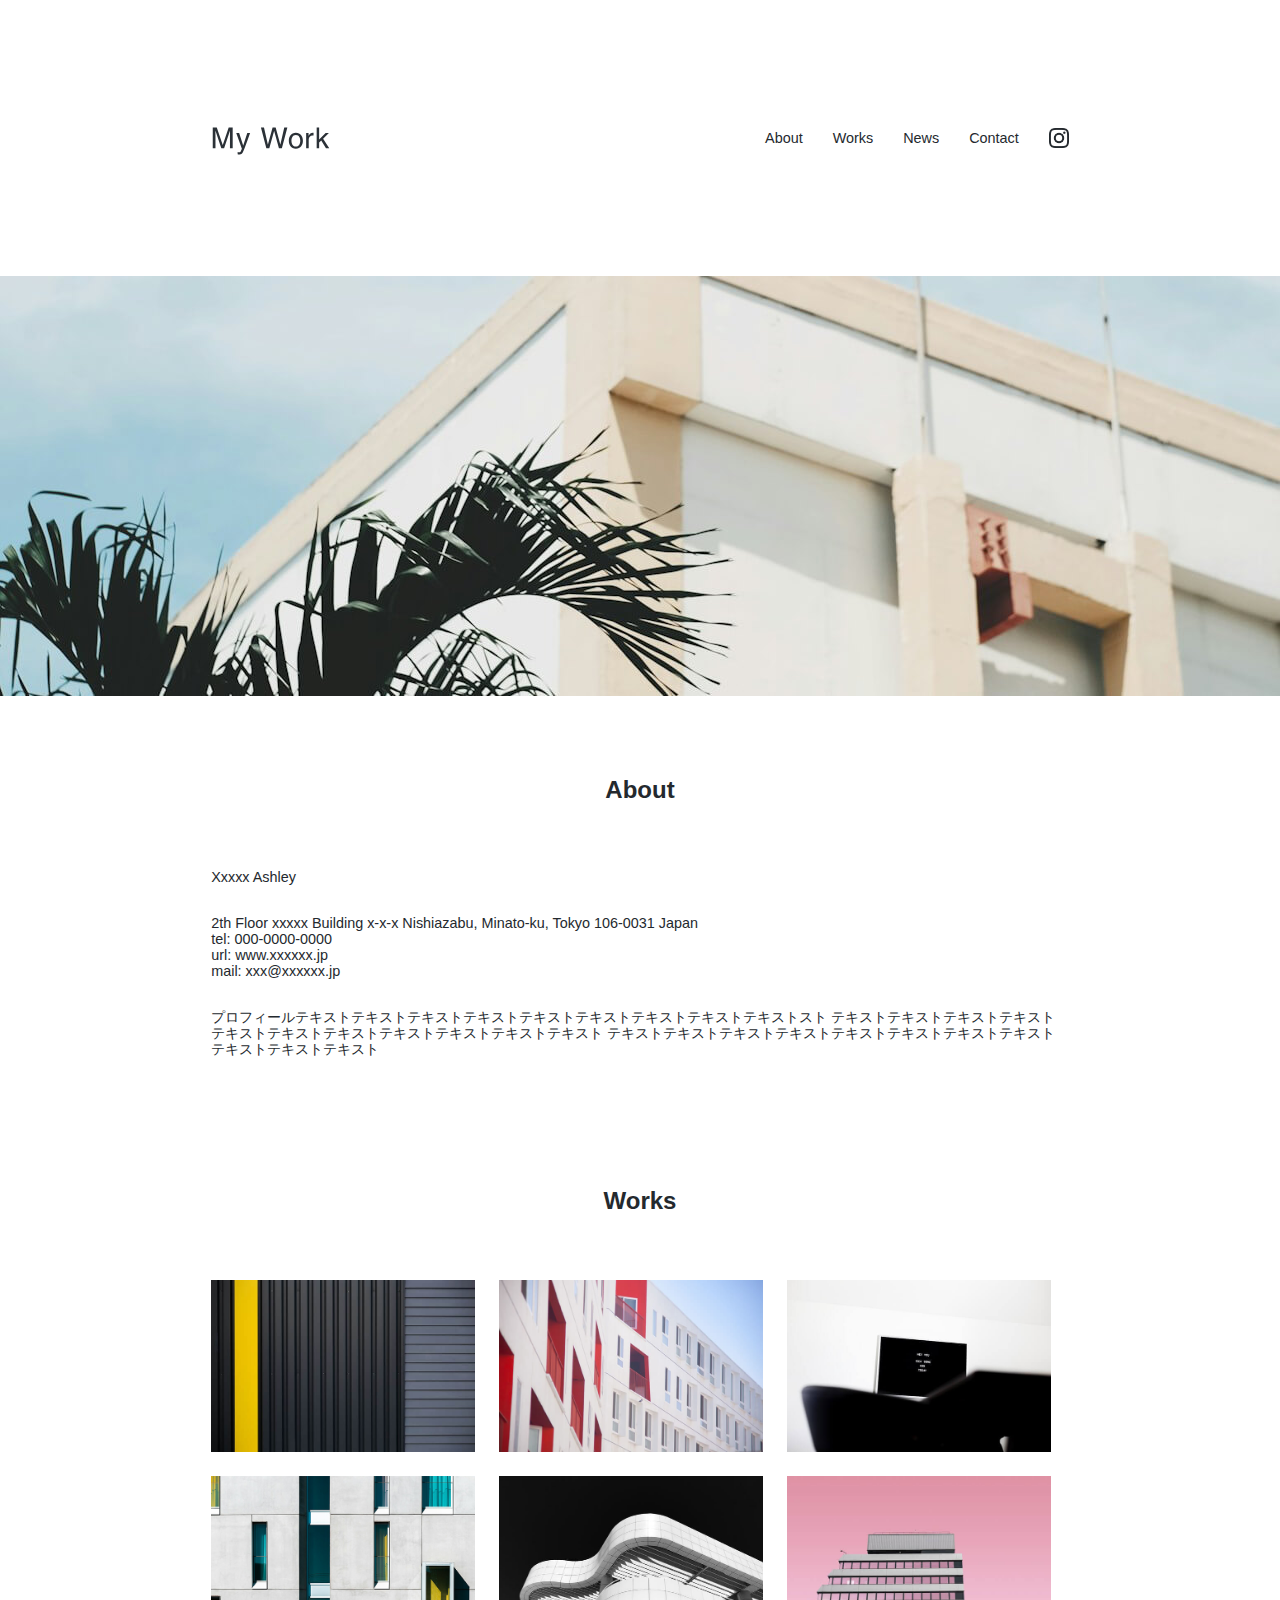
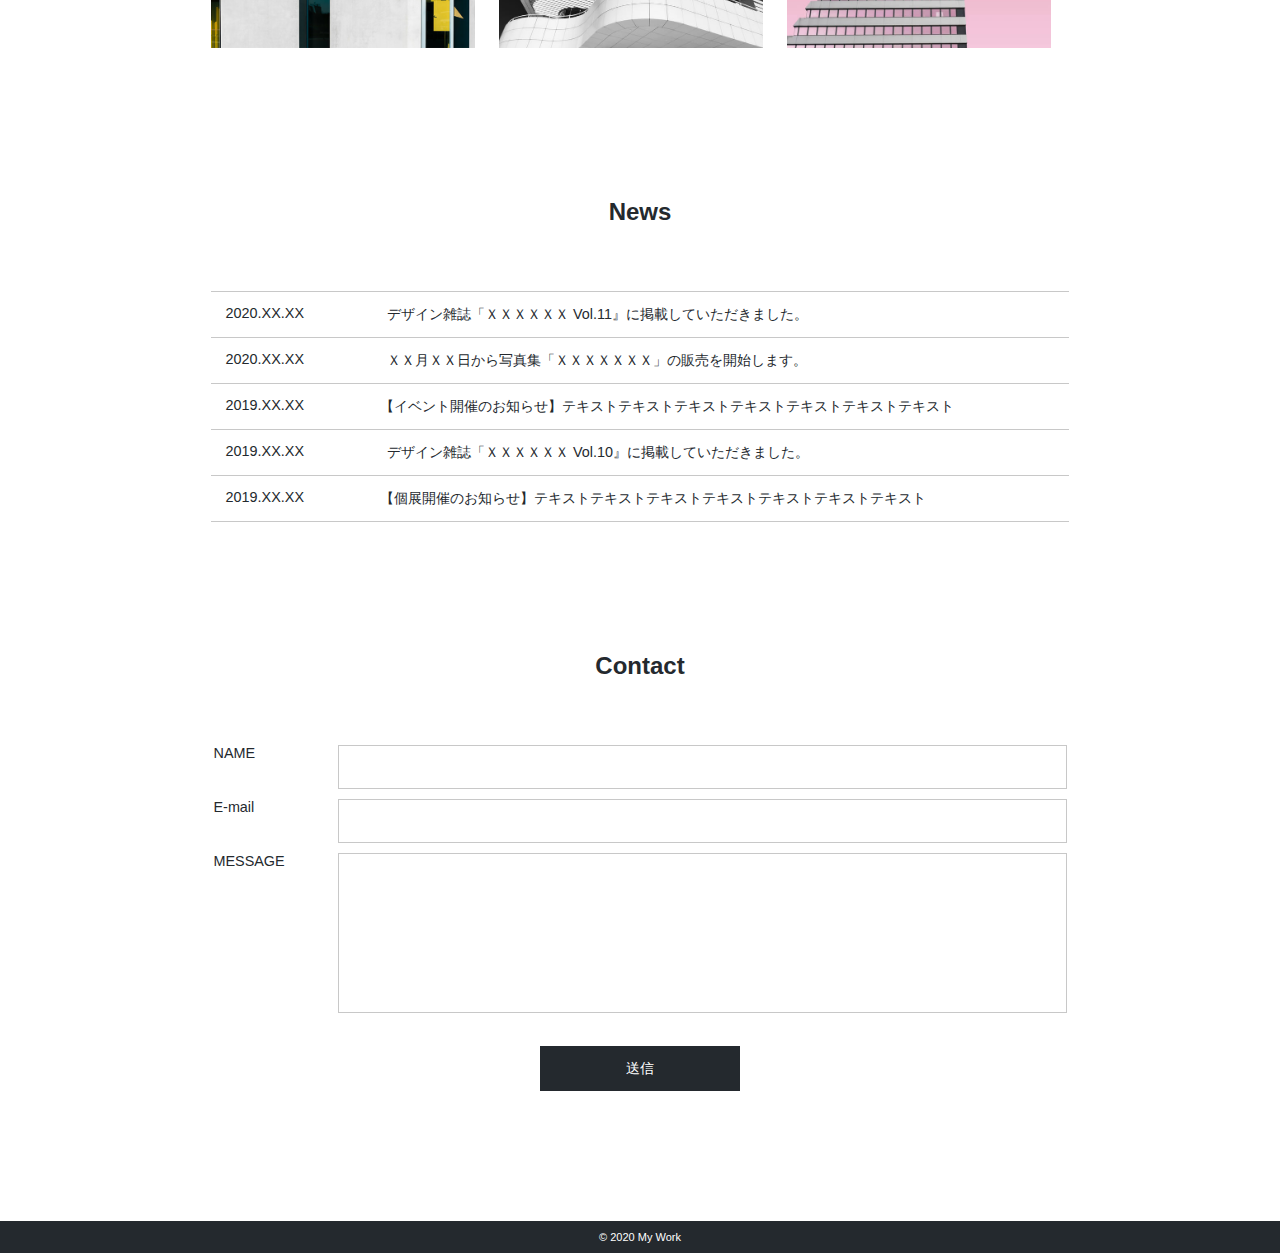
<file: MyWork/index.html>
<!DOCTYPE html>
<html lang="ja">
    <head>
        <meta name="viewport" content="width=device-width, initial-scale=1.0">
        <title>My Work</title>
        <meta name="description" content="写真のポートフォリオサイトです。">
        <meta charset="UTF-8">
        <link rel="stylesheet" href="css/ress.min.css">
        <link rel="stylesheet" href="css/style.css">
        <link rel="icon" href="image/favicon.ico">
    </head>

    <body>
        <div class="container">

        <!-- ヘッダー -->
        <header class="header">
            <h1 class="header__title"><a href="#"><img src="image/logo.svg" alt="MyWorks" class="header__logo"></a></h1>
            <nav class="menu">
                <ul class="menu__list">
                    <li class="menu__list-item"><a href="#about">About</a></li>
                    <li class="menu__list-item"><a href="#works">Works</a></li>
                    <li class="menu__list-item"><a href="#news">News</a></li>
                    <li class="menu__list-item"><a href="#contact">Contact</a></li>
                    <li class="menu__list-item instagram"><a href="https://www.instagram.com/"><img src="image/icon-instagram.png" alt="instagram"></a></li>
                </ul>
            </nav>
        </header>

        <div class="main-visual">
            <img src="image/mainvisual-pc.jpg" alt="メインビジュアル" class="main-visual__image sp-hidden">
            <img src="image/mainvisual-sp.jpg" alt="メインビジュアル" class="main-visual__image pc-hidden">
        </div>

        <main>

            <!-- About -->
            <section id="about" class="section about">
                <h2 class="section__title">About</h2>
                <div class="about__inner">
                    <p class="about__inner__text">Xxxxx Ashley</p>
                    <p class="about__inner__text">
                        2th Floor xxxxx Building x-x-x Nishiazabu, Minato-ku, Tokyo 106-0031 Japan<br>
                        tel: 000-0000-0000<br>
                        url: www.xxxxxx.jp<br>
                        mail: xxx@xxxxxx.jp<br>
                    </p>
                    <p class="about__inner__text">
                        プロフィールテキストテキストテキストテキストテキストテキストテキストテキストテキストスト テキストテキストテキストテキストテキストテキストテキストテキストテキストテキストテキスト テキストテキストテキストテキストテキストテキストテキストテキストテキストテキストテキスト
                    </p>
                </div>
            </section>

            <!-- Works -->
            <section id="works" class="section works">
                <h2 class="section__title">Works</h2>
                <div class="works__inner">
                    <div class="works__inner__photo"><img src="image/works1.jpg" alt="works1"></div>
                    <div class="works__inner__photo"><img src="image/works2.jpg" alt="works2"></div>
                    <div class="works__inner__photo"><img src="image/works3.jpg" alt="works3"></div>
                    <div class="works__inner__photo"><img src="image/works4.jpg" alt="works4"></div>
                    <div class="works__inner__photo"><img src="image/works5.jpg" alt="works5"></div>
                    <div class="works__inner__photo"><img src="image/works6.jpg" alt="works6"></div>
                </div>
            </section>

            <!-- News -->
            <section id="news" class="section news">
                <h2 class="section__title">News</h2>
                <div class="news__inner">
                    <ul class="news__list">
                        <li class="news__list-item">
                            <div class="news__list-item__date">2020.XX.XX</div>
                            <div class="news__list-item__text">デザイン雑誌「ＸＸＸＸＸＸ Vol.11』に掲載していただきました。</div>
                        </li>
                        <li class="news__list-item">
                            <div class="news__list-item__date">2020.XX.XX</div>
                            <div class="news__list-item__text">ＸＸ月ＸＸ日から写真集「ＸＸＸＸＸＸＸ」の販売を開始します。</div>
                        </li>
                        <li class="news__list-item">
                            <div class="news__list-item__date">2019.XX.XX</div>
                            <div class="news__list-item__text indent-left">【イベント開催のお知らせ】テキストテキストテキストテキストテキストテキストテキスト</div>
                        </li>
                        <li class="news__list-item">
                            <div class="news__list-item__date">2019.XX.XX</div>
                            <div class="news__list-item__text">デザイン雑誌「ＸＸＸＸＸＸ Vol.10』に掲載していただきました。</div>
                        </li>
                        <li class="news__list-item">
                            <div class="news__list-item__date">2019.XX.XX</div>
                            <div class="news__list-item__text indent-left">【個展開催のお知らせ】テキストテキストテキストテキストテキストテキストテキスト</div>
                        </li>
                    </ul>
                </div>
            </section>

            <!-- Contact -->
            <section id="contact" class="section contact">
                <h2 class="section__title">Contact</h2>
                <div class="contact__inner">
                    <form class="contact__form">
                        <label for="name"  class="contact__form__label">NAME</label><br class="pc-hidden">
                        <input type="text" name="name"  id="name" class="contact__form__text">
                        <label for="email" class="contact__form__label">E-mail</label><br class="pc-hidden">
                        <input type="email" name="email"  id="email" class="contact__form__text">
                        <label for="message" class="contact__form__label">MESSAGE</label><br class="pc-hidden">
                        <textarea name="message" id="message"  class="contact__form__textarea"></textarea>
                        <button type="submit"  class="contact__form__submit">送信</button>
                    </form>
                </div>
            </section>

        </main>

        <footer class="footer">
            <div class="footer__content">&copy; 2020 My Work</div>
        </footer>
        
        </div>
    </body>
</html>
</file>
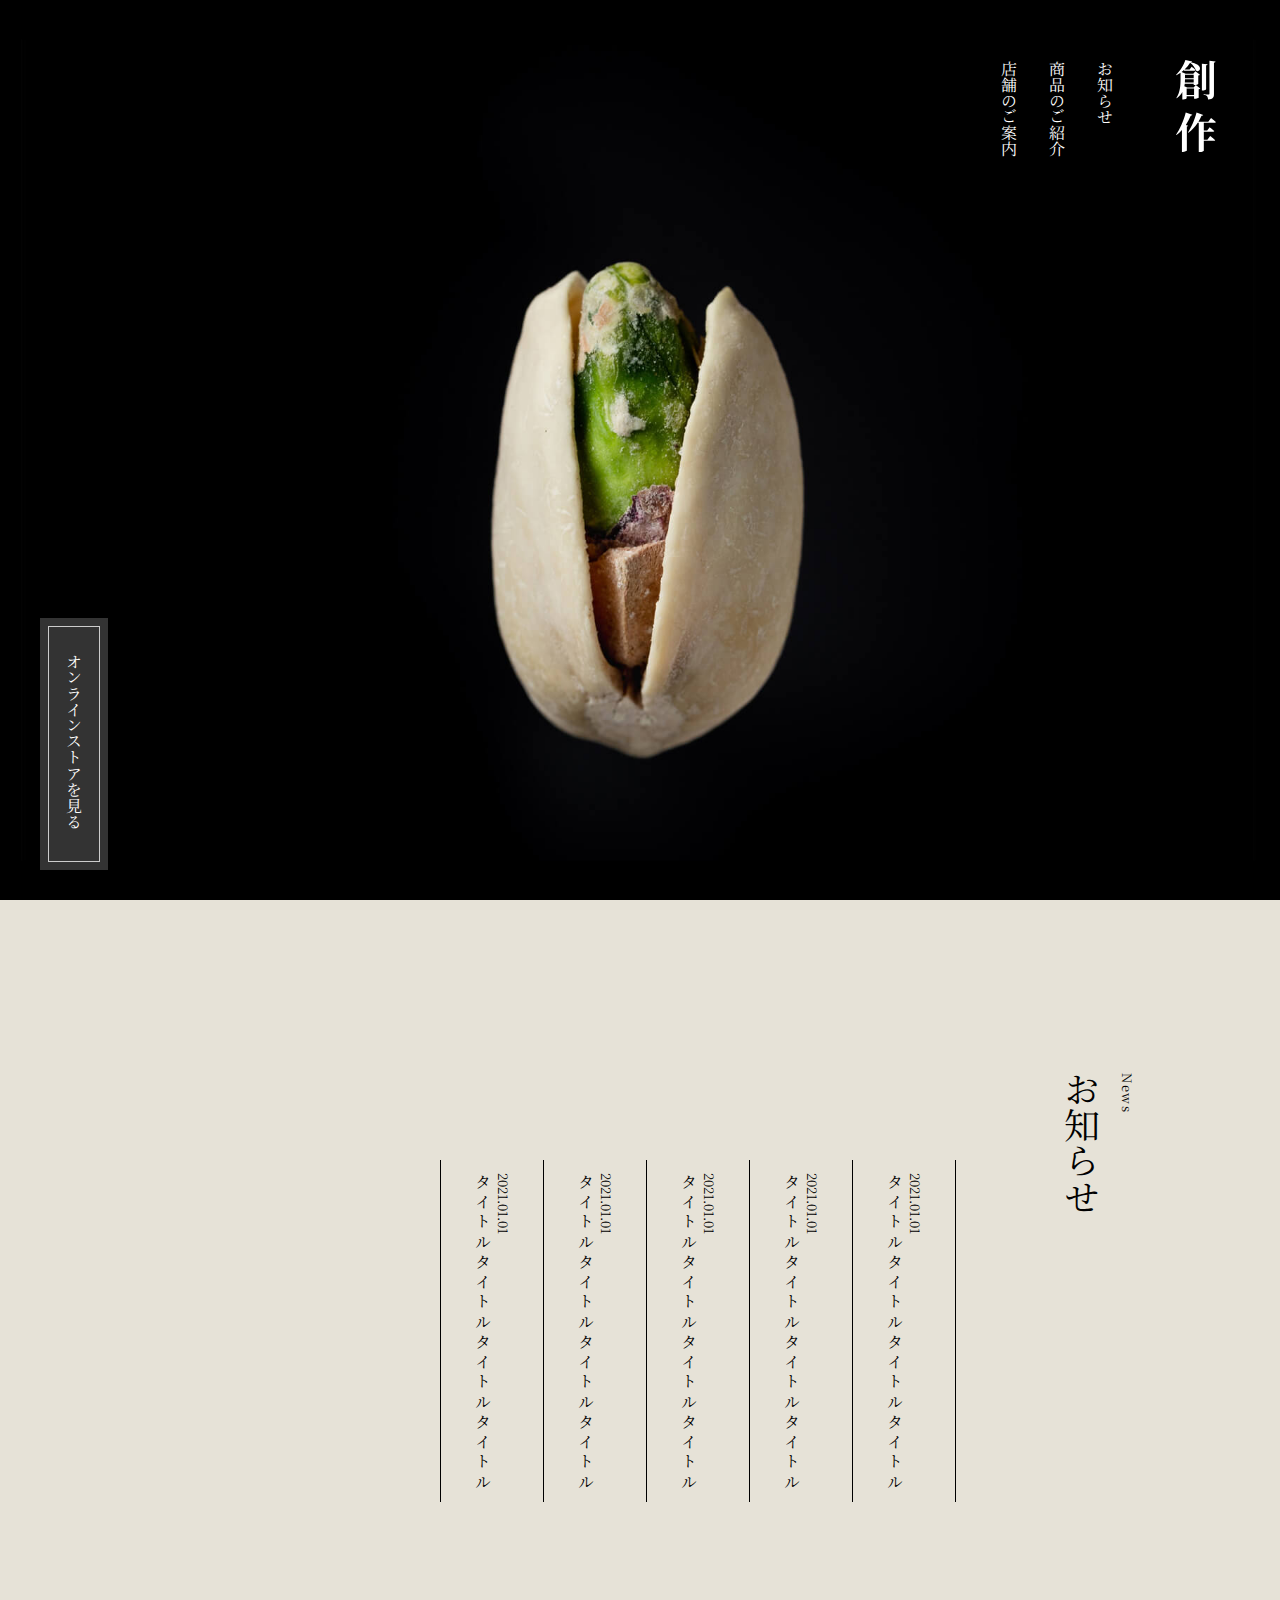
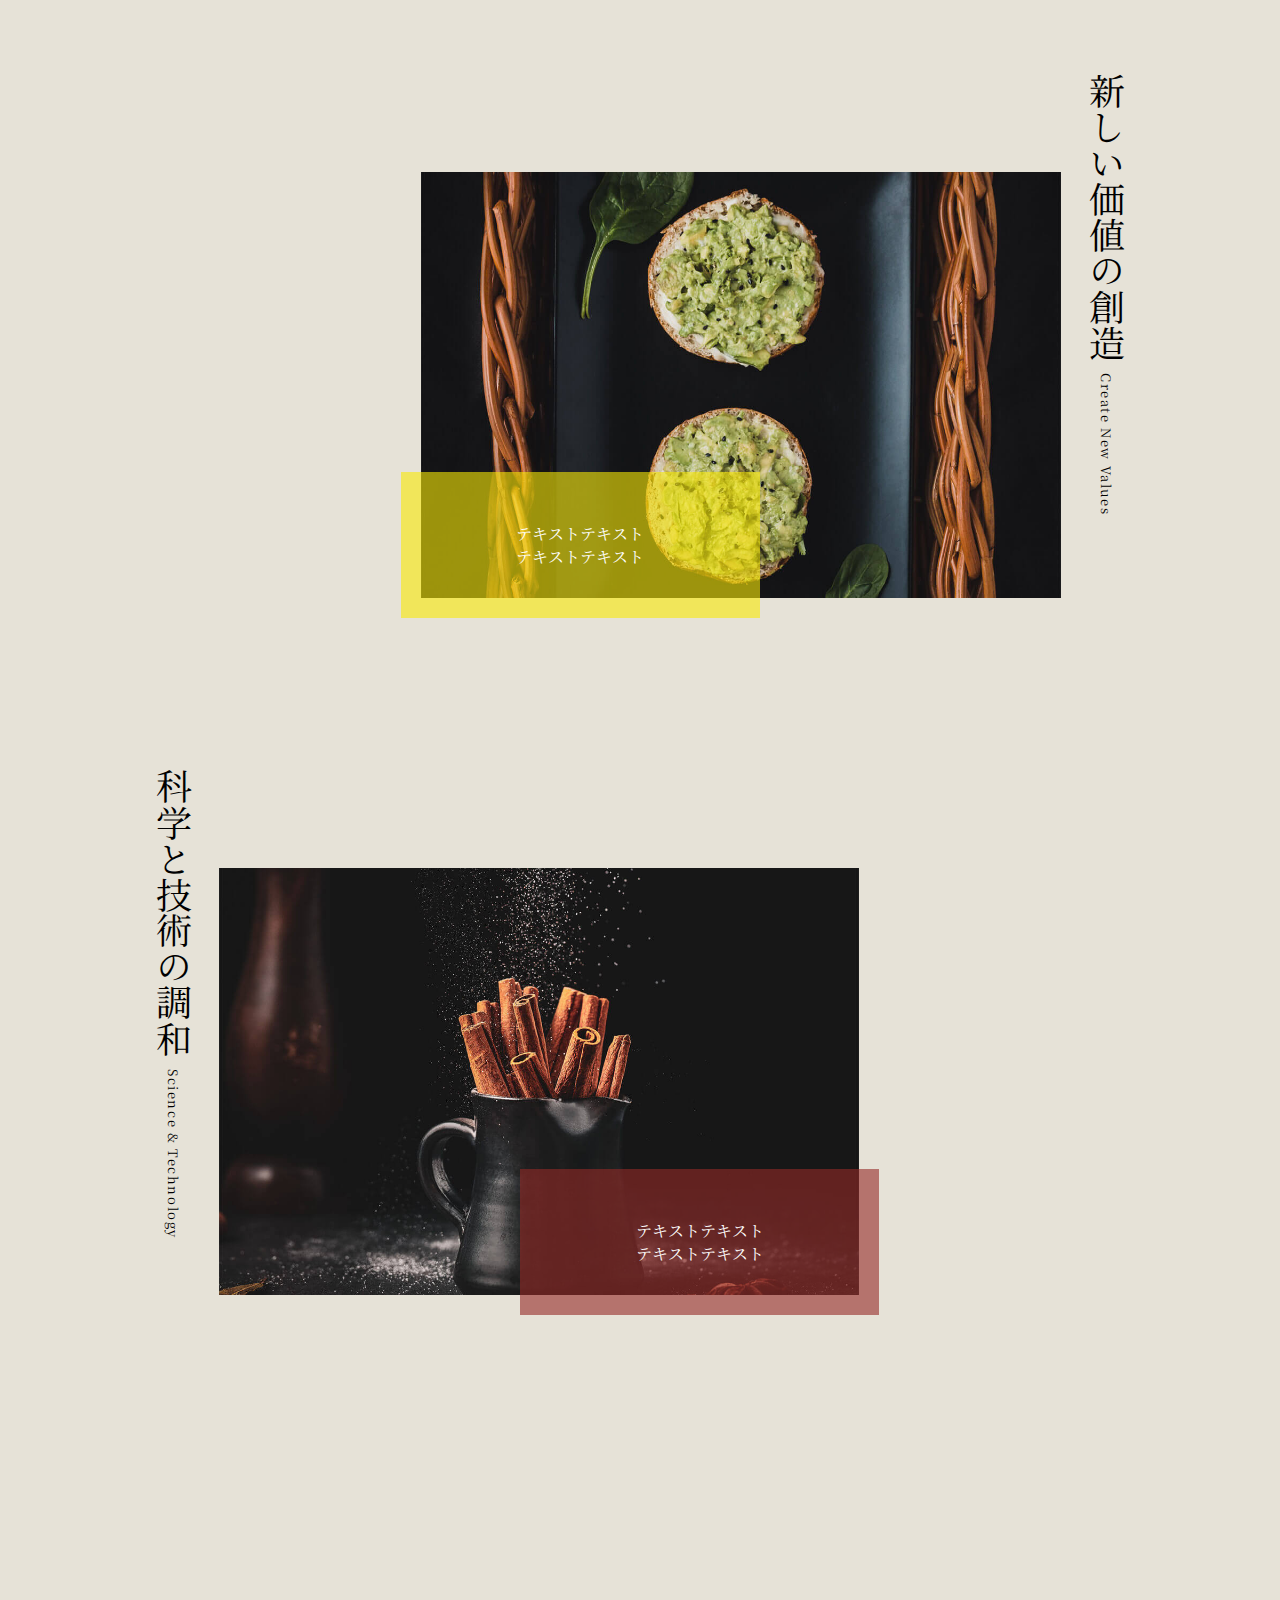
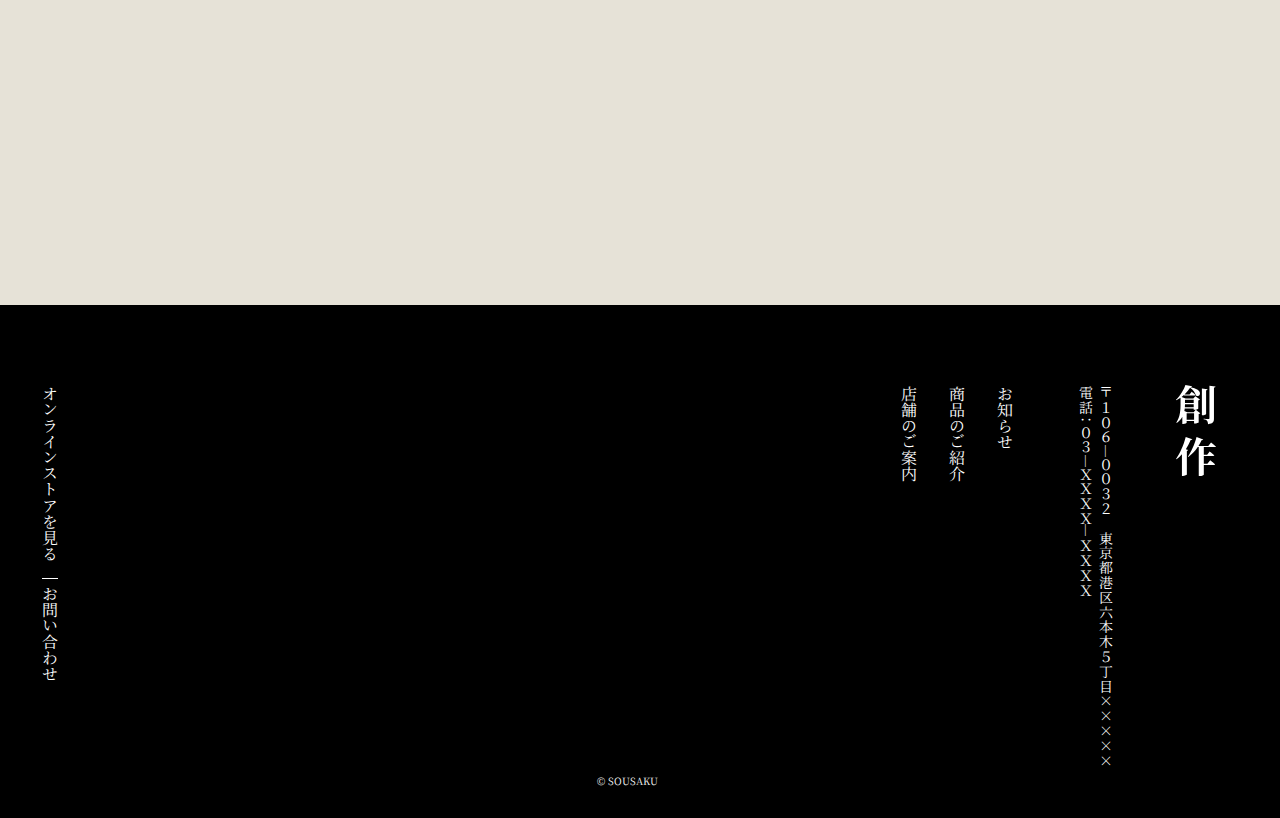
<file: WagashiStore/index.html>
<!DOCTYPE html>
<html lang="ja">
<head>
	<meta charset="UTF-8">
	<meta name="viewport" content="width=device-width, initial-scale=1.0">
	<title>創作</title>
	<meta name="description" content="創作和菓子のお店です。">
	<link rel="icon" href="img/favicon.ico">
	<link rel="preconnect" href="https://fonts.googleapis.com">
	<link rel="preconnect" href="https://fonts.gstatic.com" crossorigin>
	<link href="https://fonts.googleapis.com/css2?family=Noto+Sans+JP:wght@100..900&family=Noto+Serif+JP:wght@200..900&display=swap" rel="stylesheet">
	<link rel="stylesheet" href="css/ress.min.css">
	<link rel="stylesheet" href="css/style.css">
</head>

<body>
	<!-- ヘッダー -->
	<header class="header">
		<div class="header-inner">
			<h1 class="logo"><a href="#"><img src="img/logo.svg" alt="logo"></a></h1>
			<nav class="nav">
				<ul class="nav-list">
					<li class="nav-list-item"><a href="#news">お知らせ</a></li>
					<li class="nav-list-item"><a href="#products">商品のご紹介</a></li>
					<li class="nav-list-item"><a href="#map">店舗のご案内</a></li>
				</ul>
			</nav>
		</div>
		<a href="#" class="button-onlinestore">オンラインストアを見る</a>
	</header>

	<!-- メインカラム -->
	<main class="main">
		<section id="news" class="section news">
			<h2 class="section-title news-title">お知らせ<span class="section-subtitle news-subtitle">News</span></h2>
			<ul class="news-list">
				<li class="news-list-item">
					<p class="news-list-date">2021.01.01</p>
					<p class="news-list-text">タ イ ト ル タ イ ト ル タ イ ト ル タ イ ト ル</p>
				</li>
				<li class="news-list-item">
					<p class="news-list-date">2021.01.01</p>
					<p class="news-list-text">タ イ ト ル タ イ ト ル タ イ ト ル タ イ ト ル</p>
				</li>
				<li class="news-list-item">
					<p class="news-list-date">2021.01.01</p>
					<p class="news-list-text">タ イ ト ル タ イ ト ル タ イ ト ル タ イ ト ル</p>
				</li>
				<li class="news-list-item">
					<p class="news-list-date">2021.01.01</p>
					<p class="news-list-text">タ イ ト ル タ イ ト ル タ イ ト ル タ イ ト ル</p>
				</li>
				<li class="news-list-item">
					<p class="news-list-date">2021.01.01</p>
					<p class="news-list-text">タ イ ト ル タ イ ト ル タ イ ト ル タ イ ト ル</p>
				</li>
			</ul>
		</section>

		<section id ="products" class="section products">
			<div class="products-container">
				<h2 class="section-title">新しい価値の創造<span class="section-subtitle">Create New Values</span></h2>
				<div class="products-inner">
					<img src="img/products1.jpg" alt="products1" class="products-image">
					<div class="products-text flame-yellow"><span>テキストテキスト<br>テキストテキスト</span></div>
				</div>
			</div>
			<div class="products-container">
				<h2 class="section-title">科学と技術の調和<span class="section-subtitle">Science & Technology</span></h2>
				<div class="products-inner">
					<img src="img/products2.jpg" alt="products2" class="products-image">
					<div class="products-text flame-brown"><span>テキストテキスト<br>テキストテキスト</span></div>
				</div>
			</div>
		</section>
	
	</main>

	<!-- Google map -->
	<div id="map">
		<iframe src="https://www.google.com/maps/embed?pb=!1m18!1m12!1m3!1d5494.39610606596!2d135.75159808408716!3d35.0320433389543!2m3!1f0!2f0!3f0!3m2!1i1024!2i768!4f13.1!3m3!1m2!1s0x6001080a5df1fcc5%3A0x2041a908e8fd9cce!2z5L-15bGL5ZCJ5a-MIOWwj-W3neW6lw!5e0!3m2!1sja!2sjp!4v1716551692686!5m2!1sja!2sjp" width="600" height="450" style="border:0;" allowfullscreen="" loading="lazy" referrerpolicy="no-referrer-when-downgrade"></iframe>
	</div>

	<!-- フッター -->
	<footer class="footer">
		<div class="footer-container">
			<div class="footer-info">
				<div class="logo"><a href="#"><img src="img/logo.svg" alt="logo"></a></div>
				<p class="footer-info-address">〒 １ ０ ６ ―０ ０ ３ ２ 　 東 京 都 港 区 六 本 木 ５ 丁 目 × × × × ×<br>
					電 話：０ ３ ―Ｘ Ｘ Ｘ Ｘ― Ｘ Ｘ Ｘ Ｘ</p>
				<nav class="nav">
					<ul class="nav-list">
						<li class="nav-list-item"><a href="#news">お知らせ</a></li>
						<li class="nav-list-item"><a href="#products">商品のご紹介</a></li>
						<li class="nav-list-item"><a href="#map">店舗のご案内</a></li>
					</ul>
				</nav>
			</div>
			<div class="footer-link">
				<a href="#">オンラインストアを見る</a>
				<a href="#">お問い合わせ</a>
			</div>
		</div>
		<div class="copy">&copy; SOUSAKU</div>
	</footer>

</body>
</html>
</file>
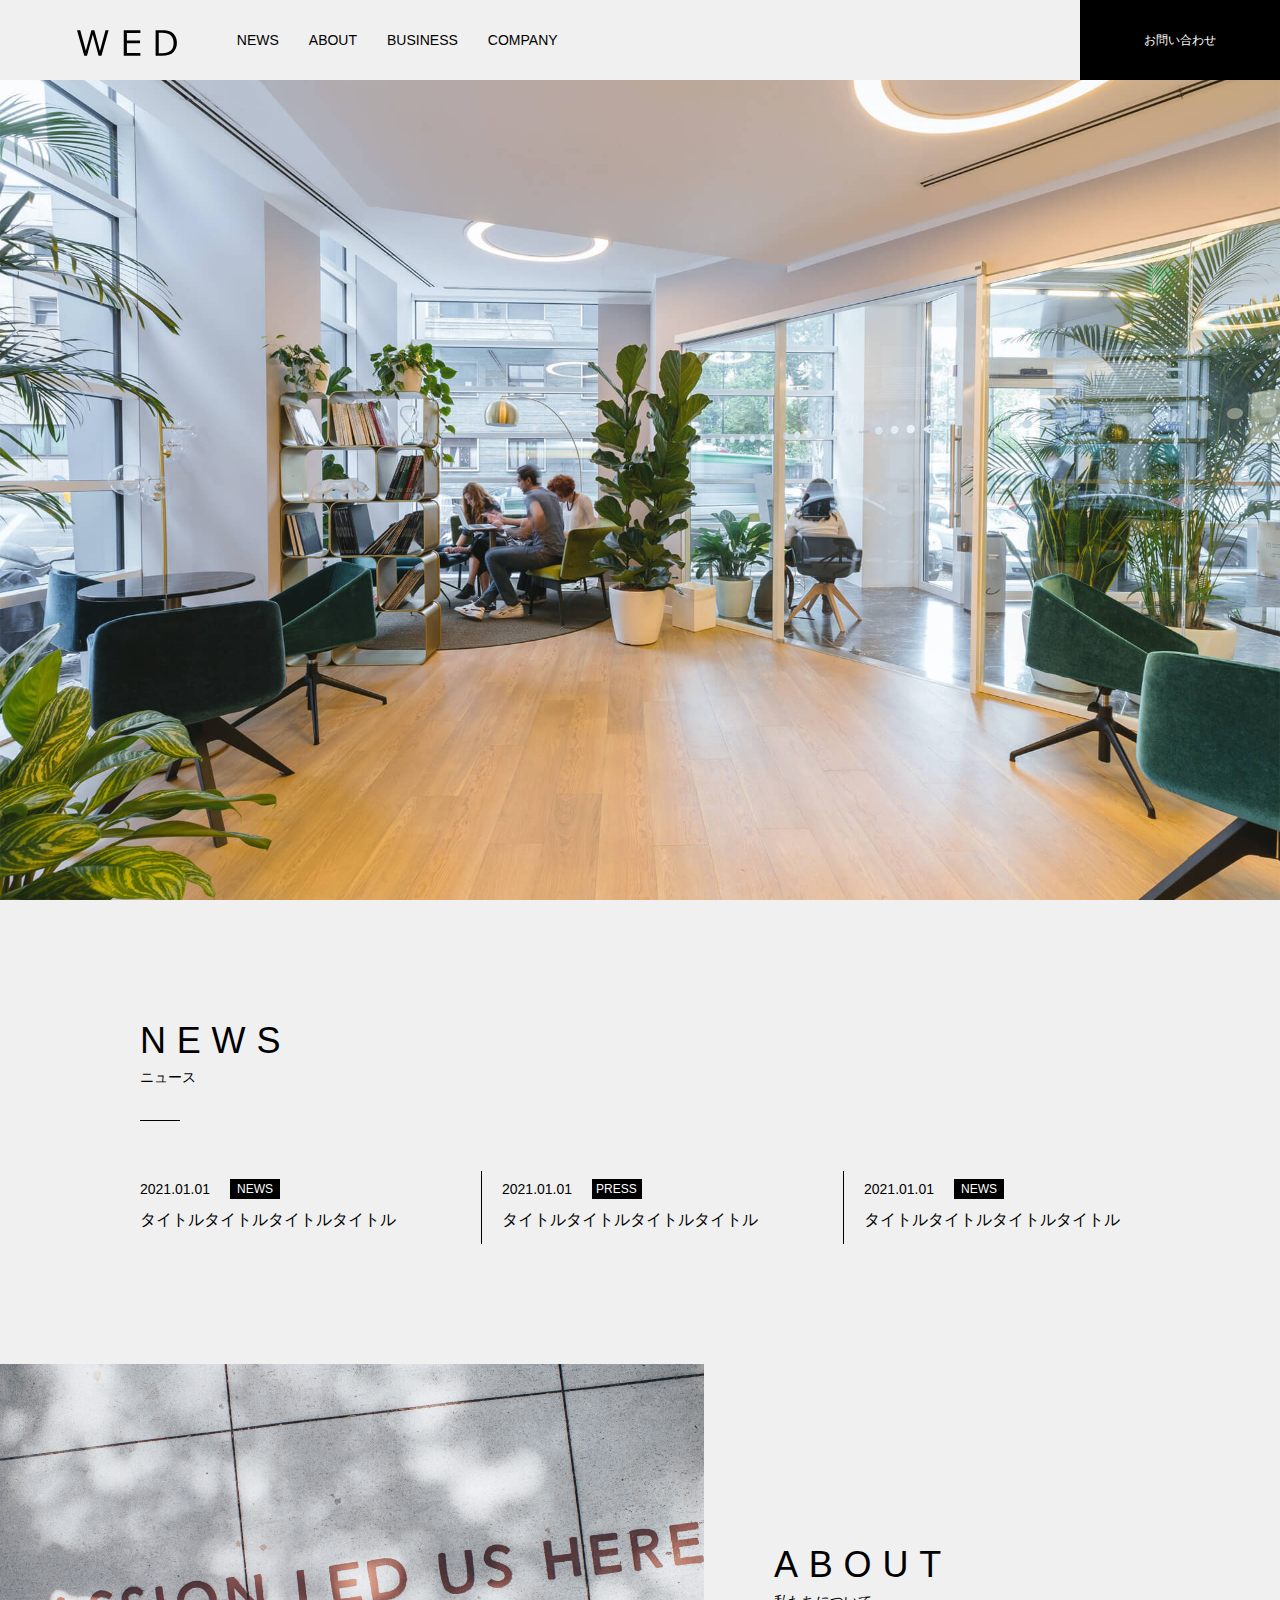
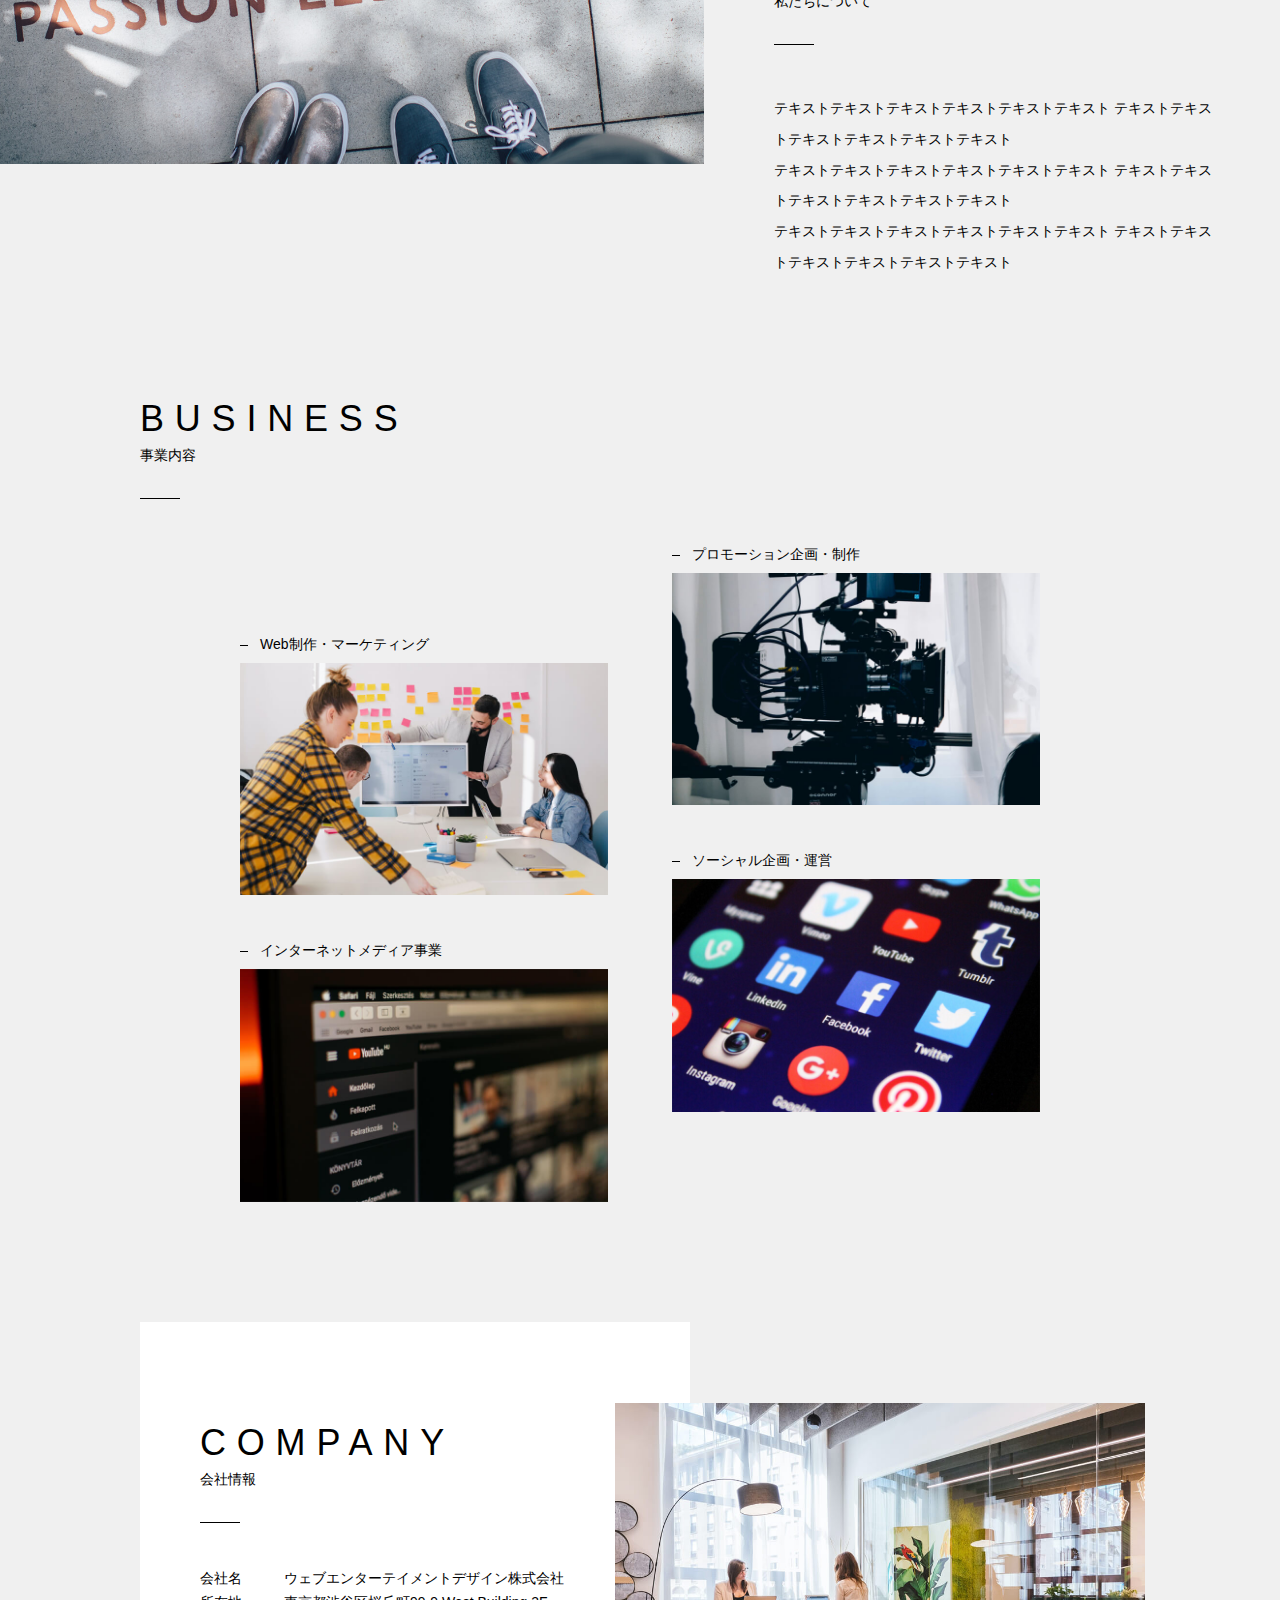
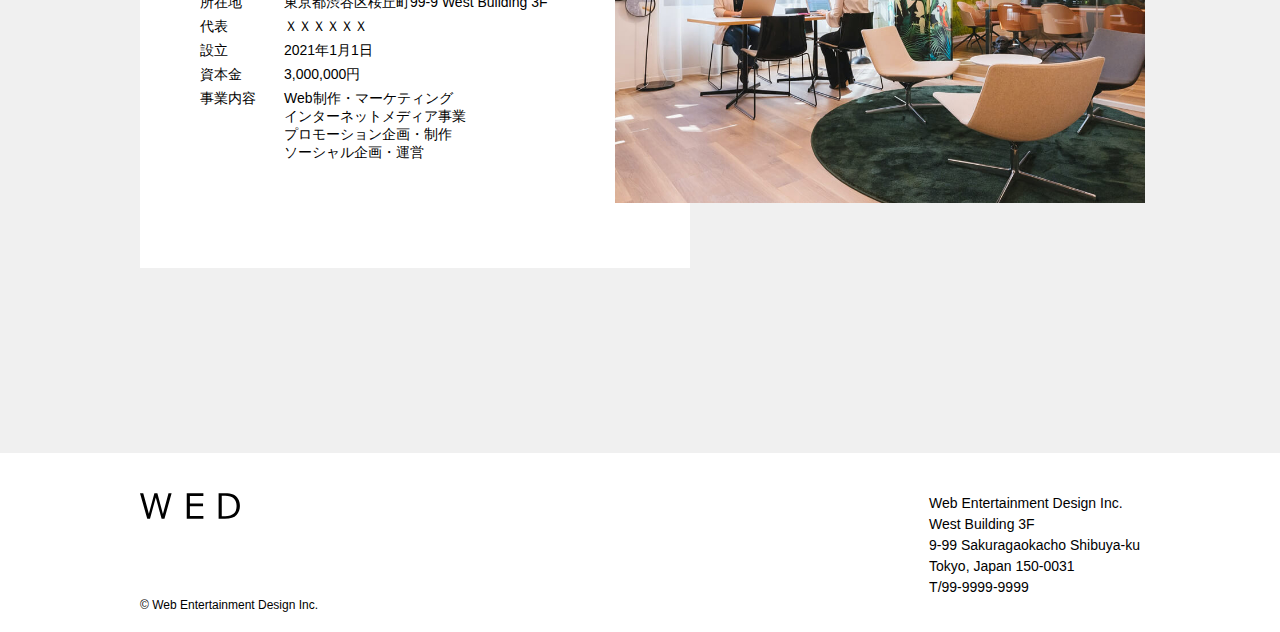
<file: WebEntertainmentDesign/index.html>
<!DOCTYPE html>
<html lang="ja">
    <head>
        <meta charset="UTF-8">
        <meta name="viewport" content="width=device-width, initial-scale=1.0">
        <title>Web Entertainment Design</title>
        <meta name="description" content="ウェディングのプロデュースを行う会社です。">
        <link rel="stylesheet" href="css/ress.min.css">
        <link rel="stylesheet" href="css/style.css">
        <link rel="icon" href="image/favicon.ico">
    </head>

    <body>
        <main class="main">
        
            <!-- ヘッダー -->
            <header class="header">
                <div class="header__inner">
                    <h1 class="header__title"><a href="#"><img src="image/logo.svg"></a></h1>
                    <ul class="header__menu">
                        <li class="header__menu__list"><a href="#news">NEWS</a></li>
                        <li class="header__menu__list"><a href="#about">ABOUT</a></li>
                        <li class="header__menu__list"><a href="#business">BUSINESS</a></li>
                        <li class="header__menu__list"><a href="#company">COMPANY</a></li>
                    </ul>
                </div>
                <button type="submit" class="contact">お問い合わせ</button>
            </header>

            <!-- メインビジュアル -->
            <div class="main-visual">
                <img src="image/mainvisual.jpg" class="main-visual__image">
            </div>

            <!-- ニュース -->
            <section id="news" class="section news">
                <h2 class="section__title">NEWS</h2>
                <p class="section__title--subtitle">ニュース</p>
                <ul class="news__inner">
                    <li class="news__list">
                        <time datetime="2021-01-01" class="news__list__date tag--news">2021.01.01</time>
                        <p class="news__list__text">タイトルタイトルタイトルタイトル</p>
                    </li>
                    <li class="news__list">
                        <time datetime="2021-01-01" class="news__list__date tag--press">2021.01.01</time>
                        <p class="news__list__text">タイトルタイトルタイトルタイトル</p>
                    </li>
                    <li class="news__list">
                        <time datetime="2021-01-01" class="news__list__date tag--news">2021.01.01</time>
                        <p class="news__list__text">タイトルタイトルタイトルタイトル</p>
                    </li>
                </ul>
            </section>

            <!-- 私たちについて -->
            <section id="about" class="about">
                <div class="about__image"><img src="image/about.jpg" alt="about"></div>
                <div class="about__wrapper">
                    <h2 class="section__title">ABOUT</h2>
                    <p class="section__title--subtitle">私たちについて</p>
                    <div class="about__inner">
                        <p>テキストテキストテキストテキストテキストテキスト テキストテキストテキストテキストテキストテキスト</p>
                        <p>テキストテキストテキストテキストテキストテキスト テキストテキストテキストテキストテキストテキスト</p>
                        <p>テキストテキストテキストテキストテキストテキスト テキストテキストテキストテキストテキストテキスト</p>
                    </div>
                </div>
            </section>

            <!-- 事業内容 -->
            <section id="business" class="section business">
                <h2 class="section__title">BUSINESS</h2>
                <p class="section__title--subtitle">事業内容</p>
                <div class="business__inner">
                    <div class="business-info">
                        <div class="business-info__container">
                            <p class="business-info__title">Web制作・マーケティング</p>
                            <div class="business-info__photo"><img src="image/business1.jpg" alt="business1"></div>
                        </div>
                        <div class="business-info__container">
                            <p class="business-info__title">インターネットメディア事業</p>
                            <div class="business-info__photo"><img src="image/business2.jpg" alt="business2"></div>
                        </div>
                    </div>
                    <div class="business-info">
                        <div class="business-info__container">
                            <p class="business-info__title">プロモーション企画・制作</p>
                            <div class="business-info__photo"><img src="image/business3.jpg" alt="business3"></div>
                        </div>
                        <div class="business-info__container">
                            <p class="business-info__title">ソーシャル企画・運営</p>
                            <div class="business-info__photo"><img src="image/business4.jpg" alt="business4"></div>
                        </div>
                    </div>
                </div>
            </section>

            <!-- 会社情報 -->
            <section id="company" class="section company">
                <div class="company__wrapper">
                    <h2 class="section__title">COMPANY</h2>
                    <p class="section__title--subtitle">会社情報</p>
                    <div class="company__inner">
                        <div class="company-info">
                            <div class="company-info__name">会社名</div>
                            <div class="company-info__content">ウェブエンターテイメントデザイン株式会社</div>
                        </div>
                        <div class="company-info">
                            <div class="company-info__name">所在地</div>
                            <div class="company-info__content">東京都渋谷区桜丘町99-9 West Building 3F</div>
                        </div>
                        <div class="company-info">
                            <div class="company-info__name">代表</div>
                            <div class="company-info__content">ＸＸＸＸＸＸ</div>
                        </div>
                        <div class="company-info">
                            <div class="company-info__name">設立</div>
                            <div class="company-info__content">2021年1月1日</div>
                        </div>
                        <div class="company-info">
                            <div class="company-info__name">資本金</div>
                            <div class="company-info__content">3,000,000円</div>
                        </div>
                        <div class="company-info">
                            <div class="company-info__name">事業内容</div>
                            <div class="company-info__content">
                                <p>Web制作・マーケティング</p>
                                <p>インターネットメディア事業</p>
                                <p>プロモーション企画・制作</p>
                                <p>ソーシャル企画・運営</p>
                            </div>
                        </div>
                    </div>
                </div>
                <div class="company__photo"><img src="image/company.jpg" alt="company"></div>
            </section>

        </main>

        <!-- フッター -->
        <footer class="footer">
            <div class="footer__inner">
                <div class="footer__content">
                    <div class="footer__content__logo"><a href="#"><img src="image/logo.svg" alt="WED"></a></div>
                    <div class="footer__content__info">
                        <p>Web Entertainment Design Inc.</p>
                        <p>West Building 3F</p>
                        <p>9-99 Sakuragaokacho Shibuya-ku</p>
                        <p>Tokyo, Japan 150-0031</p>
                        <p>T/99-9999-9999</p>
                    </div>
                </div>
                <div class="footer__copy">&copy; Web Entertainment Design Inc.</div>
            </div>
        </footer>

    </body>


</html>
</file>
<file: MyWork/css/style.css>
body {
  font-family: Arial, Helvetica, sans-serif;
  font-size: 14.4px;
  color: #24292E;
  text-align: center;
}

a {
  display: block;
  text-decoration: none;
  color: #24292E;
  transition: all 0.3s ease;
}
a:hover {
  opacity: 0.6;
  transition: all 0.3s ease;
  text-decoration: underline;
}

img {
  width: 100%;
  vertical-align: bottom;
}

ul {
  list-style: none;
}

.header {
  max-width: 960px;
  margin: 0 auto;
  padding: 120px 4%;
  display: flex;
  justify-content: space-between;
  align-items: center;
}
@media screen and (max-width: 600px) {
  .header {
    width: 100%;
    padding: 20px 0 8px;
    display: block;
  }
}
.header__title {
  width: 120px;
}
@media screen and (max-width: 600px) {
  .header__title {
    margin: 0 auto 7px;
  }
}

.menu__list {
  display: flex;
  justify-content: flex-end;
  align-items: center;
  gap: 30px;
  text-decoration: none;
}
@media screen and (max-width: 600px) {
  .menu__list {
    justify-content: center;
    gap: 20px;
  }
}

.instagram {
  width: 20px;
  height: 20px;
  flex-shrink: 0;
}

.main-visual__image {
  width: 100%;
  max-width: 1920px;
  height: 420px;
  object-fit: cover;
}
@media screen and (max-width: 600px) {
  .main-visual {
    margin-bottom: 40px;
  }
}

.section {
  max-width: 960px;
  margin: 0 auto 40px;
  padding: 80px 4% 10px;
}
.section__title {
  font-size: 24px;
  font-weight: bold;
  margin-bottom: 65px;
}
@media screen and (max-width: 600px) {
  .section__title {
    margin-bottom: 40px;
  }
}
@media screen and (max-width: 600px) {
  .section {
    width: 100%;
    padding: 40px 4% 0;
    margin-bottom: 40px;
  }
}
.section:last-child {
  margin-bottom: 120px;
}
@media screen and (max-width: 600px) {
  .section:last-child {
    margin-bottom: 70px;
  }
}

.about__inner__text {
  text-align: left;
  line-height: 16px;
  margin-bottom: 30px;
}
.about__inner__text:last-child {
  margin-bottom: 0;
}
@media screen and (max-width: 600px) {
  .about__inner {
    padding: 10px;
  }
}

.works__inner {
  display: grid;
  grid-template-columns: repeat(3, 264px);
  gap: 24px;
  padding-bottom: 20px;
}
@media screen and (max-width: 600px) {
  .works__inner {
    display: block;
    padding-bottom: 10px;
  }
}
@media screen and (max-width: 600px) {
  .works__inner__photo {
    margin-bottom: 23px;
  }
}
@media screen and (max-width: 600px) {
  .works__inner__photo:last-child {
    margin-bottom: 0;
  }
}

.news__list-item {
  display: flex;
  gap: 83px;
  padding: 13px 0;
  border-top: 1px solid #C8C8C8;
}
.news__list-item:last-child {
  border-bottom: 1px solid #C8C8C8;
}
.news__list-item__date {
  padding-left: 1em;
}
@media screen and (max-width: 600px) {
  .news__list-item__text {
    padding-left: 1em;
    padding-right: 1em;
  }
}
@media screen and (max-width: 600px) {
  .news__list-item {
    display: block;
    text-align: left;
  }
}

.indent-left {
  text-indent: -0.5em;
}

.contact__form__label {
  display: inline-block;
  width: 14%;
  text-align: left;
  vertical-align: top;
}
@media screen and (max-width: 600px) {
  .contact__form__label {
    width: 100%;
  }
}
.contact__form__text {
  display: inline-block;
  width: 85%;
  height: 44px;
  border: 1px solid #C8C8C8;
  padding: 5px 10px;
  margin-bottom: 10px;
}
@media screen and (max-width: 600px) {
  .contact__form__text {
    width: 100%;
  }
}
.contact__form__textarea {
  width: 85%;
  height: 160px;
  border: 1px solid #C8C8C8;
  padding: 10px;
  resize: none;
  margin-bottom: 30px;
}
@media screen and (max-width: 600px) {
  .contact__form__textarea {
    width: 100%;
  }
}
.contact__form__submit {
  width: 200px;
  height: 45px;
  color: #fff;
  background-color: #24292E;
  border: 1px solid #24292E;
  transition: all 0.2s ease;
}
.contact__form__submit:hover {
  color: #24292E;
  background-color: #fff;
  transition: all 0.2s ease;
}

.footer {
  background-color: #24292E;
  text-align: center;
}
.footer__content {
  color: #fff;
  font-size: 11px;
  padding: 10px 0;
}

.pc-hidden {
  display: none;
}
@media screen and (max-width: 600px) {
  .pc-hidden {
    display: block;
  }
}

.sp-hidden {
  display: block;
}
@media screen and (max-width: 600px) {
  .sp-hidden {
    display: none;
  }
}/*# sourceMappingURL=style.css.map */
</file>
<file: WagashiStore/css/style.css>
html, body {
  font-family: "Noto Serif JP", serif;
  font-optical-sizing: auto;
  font-weight: 400;
  font-style: normal;
}

body {
  background-color: #E6E2D7;
}

ul {
  list-style: none;
}

img {
  width: 100%;
  vertical-align: bottom;
}

a {
  color: #fff;
  text-decoration: none;
  display: inline-block;
  transition: all 0.2s ease;
}

a:hover, a:link, a:visited {
  text-decoration: none;
}

a:hover {
  opacity: 0.6;
  transition: all 0.2s ease;
}

iframe {
  width: 100%;
  vertical-align: bottom;
}

.header {
  width: 100%;
  height: 100vh;
  padding: 60px 5% 30px 3%;
  position: relative;
}
.header-inner {
  display: flex;
  flex-direction: row-reverse;
  gap: 60px;
}
@media screen and (max-width: 768px) {
  .header {
    padding: 5%;
  }
}

.button-onlinestore {
  display: block;
  position: absolute;
  left: 40px;
  bottom: 30px;
  padding: 35px 23px 35px 25px;
}
.button-onlinestore::after {
  position: absolute;
  border: 1px solid #ccc;
  content: "";
  top: 8px;
  bottom: 8px;
  left: 8px;
  right: 8px;
}
@media screen and (max-width: 768px) {
  .button-onlinestore {
    left: 20px;
    bottom: 20px;
  }
}

.main {
  max-width: 1024px;
  margin: 0 auto;
}
@media screen and (max-width: 768px) {
  .main {
    max-width: 100%;
    margin: 0;
    padding: 0 5%;
  }
}

.section {
  margin-top: 170px;
  padding: 0 20px;
  position: relative;
}
@media screen and (max-width: 768px) {
  .section {
    margin-top: 75px;
    padding: 0;
  }
}
.section:last-child {
  margin-bottom: 160px;
}
@media screen and (max-width: 768px) {
  .section:last-child {
    margin-bottom: 80px;
  }
}
.section-subtitle {
  display: inline-block;
  margin-top: 13px;
}

.news-list {
  margin-top: 90px;
  margin-right: 100px;
}
@media screen and (max-width: 768px) {
  .news-list {
    margin-right: 30px;
  }
  .news-list li:nth-child(n+4) {
    display: none;
  }
}

.products {
  width: 100%;
}
.products-container {
  display: flex;
  flex-direction: row-reverse;
  gap: 20px;
}
.products-container:last-child {
  flex-direction: row;
  margin-top: 170px;
}
@media screen and (max-width: 768px) {
  .products-container:last-child {
    margin-top: 95px;
  }
}
@media screen and (max-width: 768px) {
  .products-container {
    gap: 10px;
  }
}
.products-inner {
  margin-top: 100px;
  width: 65%;
  position: relative;
}
@media screen and (max-width: 768px) {
  .products-inner {
    width: 100%;
    margin-top: 75px;
  }
}
.products-text {
  position: absolute;
  content: "";
  width: 56%;
  padding: 50px 0;
  text-align: center;
}
@media screen and (max-width: 768px) {
  .products-text {
    padding: 25px 0;
  }
}

.flame-yellow {
  left: -20px;
  bottom: -20px;
}

.flame-brown {
  right: -20px;
  bottom: -20px;
}

.footer {
  width: 100%;
  padding: 80px 5% 30px 3%;
}
@media screen and (max-width: 768px) {
  .footer {
    padding: 40px 5% 30px;
  }
}
.footer-container {
  display: flex;
  flex-direction: row-reverse;
  justify-content: space-between;
  margin-bottom: 8px;
}
.footer-info {
  display: flex;
  flex-direction: row-reverse;
  gap: 60px;
}
@media screen and (max-width: 768px) {
  .footer-info {
    gap: 25px;
  }
}

.logo {
  width: 40px;
}
.logo:hover a {
  opacity: 1;
}

.header {
  background: url("../img/mainvisual-pc.jpg");
  background-size: cover;
  background-position: 50% 50%;
  background-repeat: no-repeat;
}
@media screen and (max-width: 768px) {
  .header {
    background: url("../img/mainvisual-sp.jpg");
    background-size: cover;
    background-position: 50% 50%;
    background-repeat: no-repeat;
  }
}
.header-inner {
  color: #fff;
}

.nav {
  writing-mode: vertical-rl;
  color: #fff;
}
.nav-list {
  display: flex;
  flex-direction: column;
  justify-content: space-between;
  gap: 25px;
}

.button-onlinestore {
  writing-mode: vertical-rl;
  width: 68px;
  height: 252px;
  background-color: rgba(255, 255, 255, 0.2);
  transition: all 0.2s ease;
}
.button-onlinestore:hover {
  opacity: 1;
  background-color: rgba(255, 255, 255, 0.3);
  transition: all 0.2s ease;
}

.section-title {
  font-size: 36px;
  font-weight: 400;
  writing-mode: vertical-rl;
}
@media screen and (max-width: 768px) {
  .section-title {
    font-size: 24px;
  }
}
.section-subtitle {
  font-size: 13px;
  letter-spacing: 0.1rem;
}
@media screen and (max-width: 768px) {
  .section-subtitle {
    display: none;
  }
}

.news {
  writing-mode: vertical-rl;
  margin-left: auto;
  margin-right: 0;
}
.news-title {
  margin-right: 25px;
  position: relative;
}
.news-subtitle {
  position: absolute;
  top: -10px;
  right: -30px;
}
@media screen and (max-width: 768px) {
  .news-subtitle {
    display: block;
  }
}
.news-list {
  border-right: 1px solid #000;
}
.news-list-item {
  padding: 13px 30px;
  border-left: 1px solid #000;
}
@media screen and (max-width: 768px) {
  .news-list-item {
    padding: 10px 12px;
  }
}
.news-list-date {
  font-size: 13px;
}

@media screen and (max-width: 768px) {
  .products-text {
    font-size: 14px;
  }
}

.flame-yellow {
  color: #fff;
  background-color: rgba(249, 233, 6, 0.6);
}

.flame-brown {
  color: #fff;
  background-color: rgba(149, 42, 38, 0.6);
}

.footer {
  background-color: #000;
  color: #fff;
}
.footer-info p {
  writing-mode: vertical-rl;
  font-size: 14px;
  letter-spacing: -0.1rem;
}
.footer-link {
  writing-mode: vertical-rl;
  position: relative;
}
@media screen and (max-width: 768px) {
  .footer-link {
    font-size: 14px;
  }
}
.footer-link a:first-child {
  margin-bottom: 20px;
}
.footer-link::after {
  position: absolute;
  content: "";
  left: 4px;
  bottom: 49%;
  width: 16px;
  height: 1px;
  background-color: #fff;
}
@media screen and (max-width: 768px) {
  .footer-link::after {
    left: 2px;
    bottom: 55%;
  }
}
@media screen and (max-width: 768px) {
  .footer .nav-list {
    font-size: 14px;
    gap: 10px;
  }
}

.copy {
  font-size: 10px;
  text-align: center;
}/*# sourceMappingURL=style.css.map */
</file>
<file: WebEntertainmentDesign/css/style.css>
body {
  font-family: Arial, Helvetica, sans-serif;
  font-size: 14px;
  font-weight: 400;
  color: #000;
  background-color: #F0F0F0;
  position: relative;
}

a {
  color: #000;
  display: block;
  text-decoration: none;
  transition: all 0.2s ease;
}
a:hover {
  opacity: 0.6;
  transition: all 0.2s ease;
}

img {
  width: 100%;
  vertical-align: bottom;
}

ul {
  list-style: none;
}

.header {
  width: 100%;
  height: 80px;
  padding-left: 6%;
}
@media screen and (max-width: 900px) {
  .header {
    padding: 10px 18px 0;
  }
}
.header__inner {
  height: 100%;
  display: flex;
  gap: 60px;
  align-items: center;
}
@media screen and (max-width: 900px) {
  .header__inner {
    display: block;
  }
}
.header__title {
  width: 100px;
}
@media screen and (max-width: 900px) {
  .header__title {
    width: 80px;
    margin-bottom: 8px;
  }
}
.header__menu {
  display: flex;
  gap: 30px;
}
.header__menu__list {
  font-size: 14px;
}

.contact {
  position: absolute;
  top: 0;
  right: 0;
  width: 200px;
  height: 80px;
  font-size: 12px;
  color: #fff;
  background-color: #000;
  transition: all 0.1s ease;
}
@media screen and (max-width: 900px) {
  .contact {
    display: none;
  }
}
.contact:hover {
  opacity: 0.7;
  transition: all 0.1s ease;
}

.main-visual {
  margin-bottom: 120px;
}
.main-visual__image {
  width: 100%;
  height: calc(100vh - 80px);
  object-fit: cover;
}

.section {
  max-width: 1000px;
  margin: 0 auto;
  margin-bottom: 120px;
}
.section:last-child {
  margin-bottom: 185px;
}
@media screen and (max-width: 900px) {
  .section:last-child {
    margin-bottom: 0;
  }
}
@media screen and (max-width: 900px) {
  .section {
    width: 100%;
    padding: 0 4%;
    margin-bottom: 80px;
  }
}
.section__title {
  font-size: 36px;
  font-weight: 400;
  letter-spacing: 0.3em;
  margin-bottom: 7px;
}
.section__title--subtitle {
  font-size: 14px;
  margin-bottom: 34px;
  position: relative;
}
.section__title--subtitle::after {
  position: absolute;
  content: "";
  width: 40px;
  height: 1px;
  left: 0;
  bottom: -34px;
  background-color: #000;
}
@media screen and (max-width: 900px) {
  .section__title--subtitle {
    margin-bottom: 22px;
  }
  .section__title--subtitle::after {
    bottom: -22px;
  }
}

.news__inner {
  display: flex;
  justify-content: space-between;
  padding-top: 50px;
}
@media screen and (max-width: 900px) {
  .news__inner {
    display: block;
    padding-top: 44px;
  }
}
.news__list {
  padding: 10px 20px 13px;
  border-left: 1px solid #000;
}
.news__list:first-child {
  padding-left: 0;
  border-left: none;
}
.news__list__date {
  display: inline-block;
  margin-bottom: 13px;
}
.news__list__text {
  font-size: 16px;
}
@media screen and (max-width: 900px) {
  .news__list {
    border: none;
    padding: 0;
    margin-bottom: 38px;
  }
  .news__list:last-child {
    margin-bottom: 8px;
  }
}

.tag--news {
  position: relative;
}
.tag--news::after {
  position: absolute;
  top: -2px;
  right: -70px;
  width: 50px;
  height: 20px;
  font-size: 12px;
  color: #fff;
  background-color: #000;
}
.tag--news::after {
  padding: 3px 7px;
  content: "NEWS";
}
.tag--press {
  position: relative;
}
.tag--press::after {
  position: absolute;
  top: -2px;
  right: -70px;
  width: 50px;
  height: 20px;
  font-size: 12px;
  color: #fff;
  background-color: #000;
}
.tag--press::after {
  padding: 3px 4px;
  content: "PRESS";
}

.about {
  margin-bottom: 120px;
  display: flex;
  justify-content: flex-start;
  gap: 70px;
}
@media screen and (max-width: 900px) {
  .about {
    margin-bottom: 80px;
    display: block;
  }
}
.about__image {
  width: 55%;
}
.about__image img {
  width: 100%;
  height: 400px;
  object-fit: cover;
}
@media screen and (max-width: 900px) {
  .about__image {
    width: 100%;
  }
}
.about__wrapper {
  padding-top: 180px;
  width: 35%;
}
@media screen and (max-width: 900px) {
  .about__wrapper {
    width: 100%;
    padding: 30px 4% 0;
  }
}
.about__title {
  font-size: 36px;
  font-weight: 400;
  letter-spacing: 0.3em;
  margin-bottom: 7px;
}
.about__title--subtitle {
  font-size: 14px;
  margin-bottom: 34px;
  position: relative;
}
.about__title--subtitle::after {
  position: absolute;
  content: "";
  width: 40px;
  height: 1px;
  left: 0;
  bottom: -34px;
  background-color: #000;
}
@media screen and (max-width: 900px) {
  .about__title--subtitle {
    margin-bottom: 22px;
  }
  .about__title--subtitle::after {
    bottom: -22px;
  }
}
.about__inner {
  padding-top: 48px;
  line-height: 30.8px;
}
@media screen and (max-width: 900px) {
  .about__inner {
    padding-top: 32px;
  }
}

.business__inner {
  padding-top: 47px;
  display: flex;
  justify-content: center;
  gap: 64px;
}
@media screen and (max-width: 900px) {
  .business__inner {
    display: block;
    padding-top: 32px;
  }
}

.business-info:first-child {
  padding-top: 90px;
}
@media screen and (max-width: 900px) {
  .business-info:first-child {
    padding-top: 0;
  }
}
.business-info__container:nth-of-type(1) {
  margin-bottom: 47px;
}
@media screen and (max-width: 900px) {
  .business-info__container:nth-of-type(1) {
    margin-bottom: 27px;
  }
}
@media screen and (max-width: 900px) {
  .business-info__container {
    margin-bottom: 27px;
  }
}
.business-info__title {
  margin-bottom: 9px;
  padding-left: 20px;
  position: relative;
}
.business-info__title::before {
  position: absolute;
  content: "";
  top: 50%;
  left: 0px;
  width: 8px;
  height: 1px;
  background-color: #000;
}
.business-info__photo {
  width: 368px;
}
@media screen and (max-width: 900px) {
  .business-info__photo {
    width: 100%;
  }
}

.company {
  position: relative;
}
.company__wrapper {
  width: 55%;
  background-color: #fff;
  padding: 100px 60px;
}
@media screen and (max-width: 900px) {
  .company__wrapper {
    width: 100%;
    height: auto;
    padding: 40px 20px 20px;
    margin-bottom: 20px;
  }
}
.company__inner {
  padding-top: 47px;
}
@media screen and (max-width: 900px) {
  .company__inner {
    padding-top: 31px;
  }
}
.company__photo {
  position: absolute;
  content: "";
  top: 81px;
  right: -5px;
  width: 53%;
}
.company__photo img {
  max-width: 100%;
  height: 400px;
  object-fit: cover;
}
@media screen and (max-width: 900px) {
  .company__photo {
    position: static;
    width: 100%;
  }
}

.company-info {
  display: flex;
  margin-bottom: 6px;
}
@media screen and (max-width: 900px) {
  .company-info {
    display: block;
    margin-bottom: 15px;
  }
}
.company-info__name {
  width: 70px;
}
.company-info__content {
  padding-left: 14px;
}

.footer {
  width: 100%;
  background-color: #fff;
  padding-top: 40px;
  padding-bottom: 20px;
}
@media screen and (max-width: 900px) {
  .footer {
    padding: 48px 16px 20px;
  }
}
.footer__inner {
  max-width: 1000px;
  margin: 0 auto;
}
.footer__content {
  display: flex;
  justify-content: space-between;
}
@media screen and (max-width: 900px) {
  .footer__content {
    display: block;
  }
}
.footer__content__logo {
  width: 100px;
}
@media screen and (max-width: 900px) {
  .footer__content__logo {
    width: 80px;
    padding-bottom: 8px;
  }
}
.footer__content__info {
  line-height: 21px;
}
@media screen and (max-width: 900px) {
  .footer__content__info {
    padding-bottom: 40px;
  }
}
.footer__copy {
  font-size: 12px;
}/*# sourceMappingURL=style.css.map */
</file>
<file: MyWork/css/ress.min.css>
/*!
 * ress.css • v4.0.0
 * MIT License
 * github.com/filipelinhares/ress
 */html{box-sizing:border-box;-webkit-text-size-adjust:100%;word-break:normal;-moz-tab-size:4;tab-size:4}*,:after,:before{background-repeat:no-repeat;box-sizing:inherit}:after,:before{text-decoration:inherit;vertical-align:inherit}*{padding:0;margin:0}hr{overflow:visible;height:0;color:inherit}details,main{display:block}summary{display:list-item}small{font-size:80%}[hidden]{display:none}abbr[title]{border-bottom:none;text-decoration:underline;text-decoration:underline dotted}a{background-color:transparent}a:active,a:hover{outline-width:0}code,kbd,pre,samp{font-family:monospace,monospace}pre{font-size:1em}b,strong{font-weight:bolder}sub,sup{font-size:75%;line-height:0;position:relative;vertical-align:baseline}sub{bottom:-.25em}sup{top:-.5em}table{border-color:inherit;text-indent:0}input{border-radius:0}[disabled]{cursor:default}[type=number]::-webkit-inner-spin-button,[type=number]::-webkit-outer-spin-button{height:auto}[type=search]{-webkit-appearance:textfield;outline-offset:-2px}[type=search]::-webkit-search-decoration{-webkit-appearance:none}textarea{overflow:auto;resize:vertical}button,input,optgroup,select,textarea{font:inherit}optgroup{font-weight:700}button{overflow:visible}button,select{text-transform:none}[role=button],[type=button],[type=reset],[type=submit],button{cursor:pointer;color:inherit}[type=button]::-moz-focus-inner,[type=reset]::-moz-focus-inner,[type=submit]::-moz-focus-inner,button::-moz-focus-inner{border-style:none;padding:0}[type=button]::-moz-focus-inner,[type=reset]::-moz-focus-inner,[type=submit]::-moz-focus-inner,button:-moz-focusring{outline:1px dotted ButtonText}[type=reset],[type=submit],button,html [type=button]{-webkit-appearance:button}button,input,select,textarea{background-color:transparent;border-style:none}a:focus,button:focus,input:focus,select:focus,textarea:focus{outline-width:0}select{-moz-appearance:none;-webkit-appearance:none}select::-ms-expand{display:none}select::-ms-value{color:currentColor}legend{border:0;color:inherit;display:table;white-space:normal;max-width:100%}::-webkit-file-upload-button{-webkit-appearance:button;color:inherit;font:inherit}img{border-style:none}progress{vertical-align:baseline}[aria-busy=true]{cursor:progress}[aria-controls]{cursor:pointer}[aria-disabled=true]{cursor:default}
</file>
<file: WagashiStore/css/ress.min.css>
/*!
 * ress.css • v4.0.0
 * MIT License
 * github.com/filipelinhares/ress
 */html{box-sizing:border-box;-webkit-text-size-adjust:100%;word-break:normal;-moz-tab-size:4;tab-size:4}*,:after,:before{background-repeat:no-repeat;box-sizing:inherit}:after,:before{text-decoration:inherit;vertical-align:inherit}*{padding:0;margin:0}hr{overflow:visible;height:0;color:inherit}details,main{display:block}summary{display:list-item}small{font-size:80%}[hidden]{display:none}abbr[title]{border-bottom:none;text-decoration:underline;text-decoration:underline dotted}a{background-color:transparent}a:active,a:hover{outline-width:0}code,kbd,pre,samp{font-family:monospace,monospace}pre{font-size:1em}b,strong{font-weight:bolder}sub,sup{font-size:75%;line-height:0;position:relative;vertical-align:baseline}sub{bottom:-.25em}sup{top:-.5em}table{border-color:inherit;text-indent:0}input{border-radius:0}[disabled]{cursor:default}[type=number]::-webkit-inner-spin-button,[type=number]::-webkit-outer-spin-button{height:auto}[type=search]{-webkit-appearance:textfield;outline-offset:-2px}[type=search]::-webkit-search-decoration{-webkit-appearance:none}textarea{overflow:auto;resize:vertical}button,input,optgroup,select,textarea{font:inherit}optgroup{font-weight:700}button{overflow:visible}button,select{text-transform:none}[role=button],[type=button],[type=reset],[type=submit],button{cursor:pointer;color:inherit}[type=button]::-moz-focus-inner,[type=reset]::-moz-focus-inner,[type=submit]::-moz-focus-inner,button::-moz-focus-inner{border-style:none;padding:0}[type=button]::-moz-focus-inner,[type=reset]::-moz-focus-inner,[type=submit]::-moz-focus-inner,button:-moz-focusring{outline:1px dotted ButtonText}[type=reset],[type=submit],button,html [type=button]{-webkit-appearance:button}button,input,select,textarea{background-color:transparent;border-style:none}a:focus,button:focus,input:focus,select:focus,textarea:focus{outline-width:0}select{-moz-appearance:none;-webkit-appearance:none}select::-ms-expand{display:none}select::-ms-value{color:currentColor}legend{border:0;color:inherit;display:table;white-space:normal;max-width:100%}::-webkit-file-upload-button{-webkit-appearance:button;color:inherit;font:inherit}img{border-style:none}progress{vertical-align:baseline}[aria-busy=true]{cursor:progress}[aria-controls]{cursor:pointer}[aria-disabled=true]{cursor:default}
</file>
<file: WebEntertainmentDesign/css/ress.min.css>
/*!
 * ress.css • v4.0.0
 * MIT License
 * github.com/filipelinhares/ress
 */html{box-sizing:border-box;-webkit-text-size-adjust:100%;word-break:normal;-moz-tab-size:4;tab-size:4}*,:after,:before{background-repeat:no-repeat;box-sizing:inherit}:after,:before{text-decoration:inherit;vertical-align:inherit}*{padding:0;margin:0}hr{overflow:visible;height:0;color:inherit}details,main{display:block}summary{display:list-item}small{font-size:80%}[hidden]{display:none}abbr[title]{border-bottom:none;text-decoration:underline;text-decoration:underline dotted}a{background-color:transparent}a:active,a:hover{outline-width:0}code,kbd,pre,samp{font-family:monospace,monospace}pre{font-size:1em}b,strong{font-weight:bolder}sub,sup{font-size:75%;line-height:0;position:relative;vertical-align:baseline}sub{bottom:-.25em}sup{top:-.5em}table{border-color:inherit;text-indent:0}input{border-radius:0}[disabled]{cursor:default}[type=number]::-webkit-inner-spin-button,[type=number]::-webkit-outer-spin-button{height:auto}[type=search]{-webkit-appearance:textfield;outline-offset:-2px}[type=search]::-webkit-search-decoration{-webkit-appearance:none}textarea{overflow:auto;resize:vertical}button,input,optgroup,select,textarea{font:inherit}optgroup{font-weight:700}button{overflow:visible}button,select{text-transform:none}[role=button],[type=button],[type=reset],[type=submit],button{cursor:pointer;color:inherit}[type=button]::-moz-focus-inner,[type=reset]::-moz-focus-inner,[type=submit]::-moz-focus-inner,button::-moz-focus-inner{border-style:none;padding:0}[type=button]::-moz-focus-inner,[type=reset]::-moz-focus-inner,[type=submit]::-moz-focus-inner,button:-moz-focusring{outline:1px dotted ButtonText}[type=reset],[type=submit],button,html [type=button]{-webkit-appearance:button}button,input,select,textarea{background-color:transparent;border-style:none}a:focus,button:focus,input:focus,select:focus,textarea:focus{outline-width:0}select{-moz-appearance:none;-webkit-appearance:none}select::-ms-expand{display:none}select::-ms-value{color:currentColor}legend{border:0;color:inherit;display:table;white-space:normal;max-width:100%}::-webkit-file-upload-button{-webkit-appearance:button;color:inherit;font:inherit}img{border-style:none}progress{vertical-align:baseline}[aria-busy=true]{cursor:progress}[aria-controls]{cursor:pointer}[aria-disabled=true]{cursor:default}
</file>
